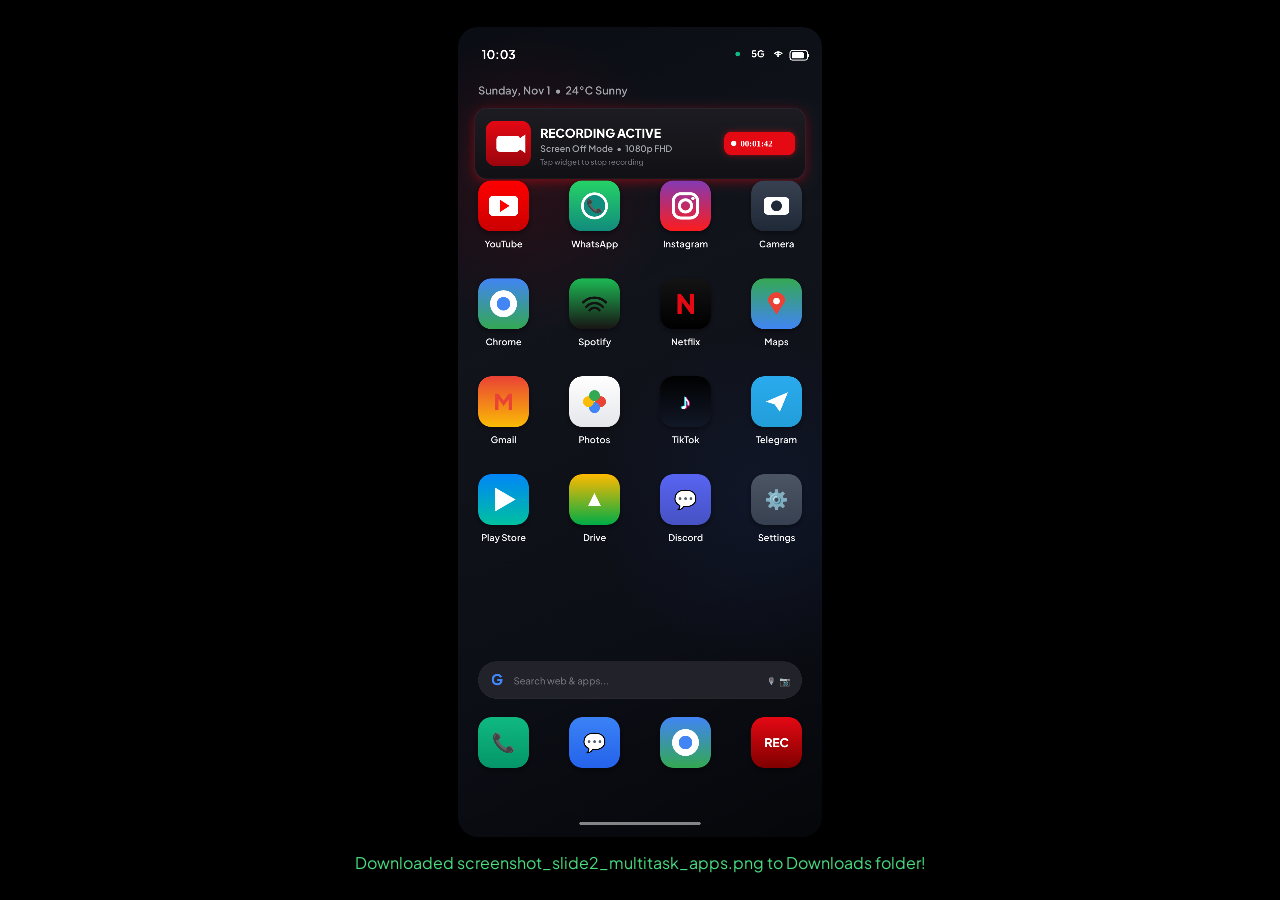
<file: mockup_assets/generate_home_widget_screen.html>
<!DOCTYPE html>
<html lang="en">
<head>
  <meta charset="UTF-8">
  <title>Generate Home Screen Widget Mockup</title>
  <link href="https://fonts.googleapis.com/css2?family=Plus+Jakarta+Sans:wght@500;600;700;800&family=JetBrains+Mono:wght@600;700&display=swap" rel="stylesheet">
  <style>
    body { background: #000; color: #fff; margin: 0; display: flex; flex-direction: column; align-items: center; justify-content: center; min-height: 100vh; font-family: 'Plus Jakarta Sans', sans-serif; }
    canvas { max-height: 90vh; width: auto; border-radius: 20px; box-shadow: 0 10px 40px rgba(0,0,0,0.8); }
    #status { margin-top: 15px; font-size: 16px; color: #4ade80; }
  </style>
</head>
<body>
  <canvas id="c" width="1080" height="2400"></canvas>
  <div id="status">Generating pixel-perfect 1080x2400 mockup...</div>

  <script>
    const canvas = document.getElementById('c');
    const ctx = canvas.getContext('2d');

    // Wait for fonts to load
    document.fonts.ready.then(() => {
      render();
    });

    function roundRect(ctx, x, y, w, h, r) {
      if (w < 2 * r) r = w / 2;
      if (h < 2 * r) r = h / 2;
      ctx.beginPath();
      ctx.moveTo(x + r, y);
      ctx.arcTo(x + w, y, x + w, y + h, r);
      ctx.arcTo(x + w, y + h, x, y + h, r);
      ctx.arcTo(x, y + h, x, y, r);
      ctx.arcTo(x, y, x + w, y, r);
      ctx.closePath();
    }

    function render() {
      // 1. Wallpaper (Sleek deep dark abstract mesh gradient)
      const bgGrad = ctx.createLinearGradient(0, 0, 1080, 2400);
      bgGrad.addColorStop(0, '#0a0d14');
      bgGrad.addColorStop(0.35, '#12141c');
      bgGrad.addColorStop(0.7, '#0d0f17');
      bgGrad.addColorStop(1, '#06070a');
      ctx.fillStyle = bgGrad;
      ctx.fillRect(0, 0, 1080, 2400);

      // Subtle background nebula glows
      const redGlow = ctx.createRadialGradient(200, 450, 20, 200, 450, 450);
      redGlow.addColorStop(0, 'rgba(229, 9, 20, 0.12)');
      redGlow.addColorStop(1, 'rgba(229, 9, 20, 0)');
      ctx.fillStyle = redGlow;
      ctx.fillRect(0, 0, 1080, 2400);

      const blueGlow = ctx.createRadialGradient(900, 1400, 20, 900, 1400, 500);
      blueGlow.addColorStop(0, 'rgba(37, 99, 235, 0.08)');
      blueGlow.addColorStop(1, 'rgba(37, 99, 235, 0)');
      ctx.fillStyle = blueGlow;
      ctx.fillRect(0, 0, 1080, 2400);

      // 2. Status Bar (Top)
      ctx.fillStyle = '#ffffff';
      ctx.font = '700 36px "Plus Jakarta Sans"';
      ctx.textAlign = 'left';
      ctx.fillText('10:03', 70, 95);

      // Status Bar Icons (Right: 5G, Wi-Fi, Battery, Camera privacy dot)
      // Privacy green camera indicator dot
      ctx.fillStyle = '#10b981';
      ctx.beginPath();
      ctx.arc(830, 80, 7, 0, Math.PI * 2);
      ctx.fill();

      ctx.fillStyle = '#ffffff';
      ctx.font = '700 28px "Plus Jakarta Sans"';
      ctx.textAlign = 'right';
      ctx.fillText('5G', 910, 90);

      // Wi-Fi arcs
      ctx.strokeStyle = '#ffffff';
      ctx.lineWidth = 4;
      ctx.beginPath();
      ctx.arc(950, 88, 14, Math.PI * 1.2, Math.PI * 1.8);
      ctx.stroke();
      ctx.beginPath();
      ctx.arc(950, 88, 8, Math.PI * 1.2, Math.PI * 1.8);
      ctx.stroke();
      ctx.fillStyle = '#ffffff';
      ctx.beginPath();
      ctx.arc(950, 86, 3, 0, Math.PI * 2);
      ctx.fill();

      // Battery Pill
      ctx.strokeStyle = '#ffffff';
      ctx.lineWidth = 3;
      roundRect(ctx, 985, 70, 52, 28, 7);
      ctx.stroke();
      ctx.fillStyle = '#ffffff';
      roundRect(ctx, 990, 75, 36, 18, 4);
      ctx.fill();
      roundRect(ctx, 1038, 79, 4, 10, 2);
      ctx.fill();

      // 3. DATE & WEATHER ROW (Above widget)
      ctx.textAlign = 'left';
      ctx.fillStyle = '#a1a1aa';
      ctx.font = '600 32px "Plus Jakarta Sans"';
      ctx.fillText('Sunday, Nov 1  •  24°C Sunny', 60, 200);

      // 4. LONG RECTANGULAR WIDGET (Wide Horizontal Card)
      const wX = 50;
      const wY = 240;
      const wW = 980;
      const wH = 210;

      // Outer Red Ambient Glow
      ctx.save();
      ctx.shadowColor = 'rgba(229, 9, 20, 0.45)';
      ctx.shadowBlur = 35;
      ctx.shadowOffsetY = 8;
      ctx.fillStyle = '#141418';
      roundRect(ctx, wX, wY, wW, wH, 36);
      ctx.fill();
      ctx.restore();

      // Card Border & Subtle Gradient Surface
      const cardGrad = ctx.createLinearGradient(wX, wY, wX, wY + wH);
      cardGrad.addColorStop(0, '#1c1c22');
      cardGrad.addColorStop(1, '#111115');
      ctx.fillStyle = cardGrad;
      roundRect(ctx, wX, wY, wW, wH, 36);
      ctx.fill();
      ctx.strokeStyle = '#2d2d38';
      ctx.lineWidth = 1.5;
      ctx.stroke();

      // Top Highlight Rim
      ctx.strokeStyle = 'rgba(255, 255, 255, 0.08)';
      ctx.lineWidth = 1;
      ctx.beginPath();
      ctx.moveTo(wX + 36, wY + 1);
      ctx.lineTo(wX + wW - 36, wY + 1);
      ctx.stroke();

      // Widget Content:
      // Left Record Icon Box
      const iconBoxX = wX + 32;
      const iconBoxY = wY + 38;
      const iconBoxSize = 134;

      const iconGrad = ctx.createLinearGradient(iconBoxX, iconBoxY, iconBoxX, iconBoxY + iconBoxSize);
      iconGrad.addColorStop(0, '#e50914');
      iconGrad.addColorStop(1, '#9b050d');
      ctx.fillStyle = iconGrad;
      roundRect(ctx, iconBoxX, iconBoxY, iconBoxSize, iconBoxSize, 28);
      ctx.fill();

      // Pulsing Camera Glyph inside
      ctx.fillStyle = '#ffffff';
      roundRect(ctx, iconBoxX + 32, iconBoxY + 44, 70, 48, 10);
      ctx.fill();
      ctx.beginPath();
      ctx.moveTo(iconBoxX + 98, iconBoxY + 54);
      ctx.lineTo(iconBoxX + 118, iconBoxY + 40);
      ctx.lineTo(iconBoxX + 118, iconBoxY + 96);
      ctx.lineTo(iconBoxX + 98, iconBoxY + 82);
      ctx.closePath();
      ctx.fill();

      // Central Title & Status
      const textX = iconBoxX + iconBoxSize + 28;
      ctx.fillStyle = '#ffffff';
      ctx.font = '800 36px "Plus Jakarta Sans"';
      ctx.textAlign = 'left';
      ctx.fillText('RECORDING ACTIVE', textX, wY + 88);

      ctx.fillStyle = '#a1a1aa';
      ctx.font = '600 26px "Plus Jakarta Sans"';
      ctx.fillText('Screen Off Mode  •  1080p FHD', textX, wY + 130);

      ctx.fillStyle = '#71717a';
      ctx.font = '500 22px "Plus Jakarta Sans"';
      ctx.fillText('Tap widget to stop recording', textX, wY + 168);

      // Right: Glowing "LIVE REC" Pill & Timer
      const badgeW = 210;
      const badgeH = 68;
      const badgeX = wX + wW - badgeW - 30;
      const badgeY = wY + 71;

      ctx.save();
      ctx.shadowColor = 'rgba(229, 9, 20, 0.6)';
      ctx.shadowBlur = 18;
      ctx.fillStyle = '#e50914';
      roundRect(ctx, badgeX, badgeY, badgeW, badgeH, 20);
      ctx.fill();
      ctx.restore();

      // Blinking red dot
      ctx.fillStyle = '#ffffff';
      ctx.beginPath();
      ctx.arc(badgeX + 28, badgeY + badgeH/2, 8, 0, Math.PI * 2);
      ctx.fill();

      ctx.fillStyle = '#ffffff';
      ctx.font = '800 26px "JetBrains Mono"';
      ctx.textAlign = 'left';
      ctx.fillText('00:01:42', badgeX + 48, badgeY + badgeH/2 + 9);

      // 5. APP GRID (Filled 4x4 Grid of Popular Apps)
      const apps = [
        // Row 1
        { name: 'YouTube', color1: '#FF0000', color2: '#CC0000', type: 'yt' },
        { name: 'WhatsApp', color1: '#25D366', color2: '#128C7E', type: 'wa' },
        { name: 'Instagram', color1: '#833AB4', color2: '#FD1D1D', type: 'ig' },
        { name: 'Camera', color1: '#374151', color2: '#1F2937', type: 'cam' },
        // Row 2
        { name: 'Chrome', color1: '#4285F4', color2: '#34A853', type: 'chrome' },
        { name: 'Spotify', color1: '#1DB954', color2: '#191414', type: 'spot' },
        { name: 'Netflix', color1: '#141414', color2: '#000000', type: 'nflx' },
        { name: 'Maps', color1: '#34A853', color2: '#4285F4', type: 'maps' },
        // Row 3
        { name: 'Gmail', color1: '#EA4335', color2: '#FBBC05', type: 'gmail' },
        { name: 'Photos', color1: '#FFFFFF', color2: '#E5E7EB', type: 'photos' },
        { name: 'TikTok', color1: '#010101', color2: '#111827', type: 'tiktok' },
        { name: 'Telegram', color1: '#2AABEE', color2: '#229ED9', type: 'tg' },
        // Row 4
        { name: 'Play Store', color1: '#0086F8', color2: '#00C1A0', type: 'play' },
        { name: 'Drive', color1: '#FFBA00', color2: '#00AC47', type: 'drive' },
        { name: 'Discord', color1: '#5865F2', color2: '#4752C4', type: 'discord' },
        { name: 'Settings', color1: '#4B5563', color2: '#374151', type: 'settings' }
      ];

      const startY = 530;
      const rowGap = 290;
      const colWidth = 1080 / 4;
      const iconSize = 150;

      apps.forEach((app, index) => {
        const col = index % 4;
        const row = Math.floor(index / 4);
        const cx = col * colWidth + colWidth / 2;
        const cy = startY + row * rowGap;

        // App Icon Box
        const ix = cx - iconSize / 2;
        const iy = cy - iconSize / 2;

        ctx.save();
        ctx.shadowColor = 'rgba(0, 0, 0, 0.45)';
        ctx.shadowBlur = 18;
        ctx.shadowOffsetY = 6;

        const iGrad = ctx.createLinearGradient(ix, iy, ix, iy + iconSize);
        iGrad.addColorStop(0, app.color1);
        iGrad.addColorStop(1, app.color2);
        ctx.fillStyle = iGrad;
        roundRect(ctx, ix, iy, iconSize, iconSize, 38);
        ctx.fill();
        ctx.restore();

        // Icon Artwork Details
        drawAppIconSymbol(ctx, cx, cy, app.type);

        // App Label
        ctx.fillStyle = '#f4f4f5';
        ctx.font = '600 27px "Plus Jakarta Sans"';
        ctx.textAlign = 'center';
        ctx.fillText(app.name, cx, iy + iconSize + 48);
      });

      // 6. GOOGLE SEARCH BAR (Above Dock)
      const sY = 1880;
      const sW = 960;
      const sH = 110;
      const sX = (1080 - sW) / 2;

      ctx.fillStyle = 'rgba(38, 38, 46, 0.85)';
      roundRect(ctx, sX, sY, sW, sH, 55);
      ctx.fill();
      ctx.strokeStyle = 'rgba(255, 255, 255, 0.08)';
      ctx.lineWidth = 1;
      ctx.stroke();

      // "G" Logo
      ctx.fillStyle = '#4285F4';
      ctx.font = '800 44px "Plus Jakarta Sans"';
      ctx.textAlign = 'left';
      ctx.fillText('G', sX + 38, sY + 70);

      // Search hint text
      ctx.fillStyle = '#71717a';
      ctx.font = '500 28px "Plus Jakarta Sans"';
      ctx.fillText('Search web & apps...', sX + 105, sY + 68);

      // Mic & Lens icons on right
      ctx.fillStyle = '#a1a1aa';
      ctx.font = '600 26px "Plus Jakarta Sans"';
      ctx.textAlign = 'right';
      ctx.fillText('🎙  📷', sX + sW - 35, sY + 68);

      // 7. BOTTOM DOCK (4 Primary Apps)
      const dockY = 2050;
      const dockApps = [
        { name: 'Phone', color1: '#10B981', color2: '#059669', type: 'phone' },
        { name: 'Messages', color1: '#3B82F6', color2: '#2563EB', type: 'msg' },
        { name: 'Chrome', color1: '#4285F4', color2: '#34A853', type: 'chrome' },
        { name: 'BSR Pro', color1: '#e50914', color2: '#800000', type: 'bsr' }
      ];

      dockApps.forEach((app, i) => {
        const cx = i * colWidth + colWidth / 2;
        const cy = dockY + 70;
        const ix = cx - iconSize / 2;
        const iy = cy - iconSize / 2;

        ctx.save();
        ctx.shadowColor = 'rgba(0, 0, 0, 0.5)';
        ctx.shadowBlur = 20;
        ctx.shadowOffsetY = 6;
        const dGrad = ctx.createLinearGradient(ix, iy, ix, iy + iconSize);
        dGrad.addColorStop(0, app.color1);
        dGrad.addColorStop(1, app.color2);
        ctx.fillStyle = dGrad;
        roundRect(ctx, ix, iy, iconSize, iconSize, 38);
        ctx.fill();
        ctx.restore();

        drawAppIconSymbol(ctx, cx, cy, app.type);
      });

      // Bottom Gesture Bar
      ctx.fillStyle = 'rgba(255, 255, 255, 0.5)';
      roundRect(ctx, 360, 2355, 360, 10, 5);
      ctx.fill();

      // Trigger automatic high-res download
      downloadImage();
    }

    function drawAppIconSymbol(ctx, cx, cy, type) {
      ctx.fillStyle = '#ffffff';
      if (type === 'yt') {
        roundRect(ctx, cx - 44, cy - 30, 88, 60, 14);
        ctx.fill();
        ctx.fillStyle = '#FF0000';
        ctx.beginPath();
        ctx.moveTo(cx - 10, cy - 18);
        ctx.lineTo(cx + 18, cy);
        ctx.lineTo(cx - 10, cy + 18);
        ctx.closePath();
        ctx.fill();
      } else if (type === 'wa') {
        ctx.beginPath();
        ctx.arc(cx, cy, 40, 0, Math.PI * 2);
        ctx.fill();
        ctx.fillStyle = '#128C7E';
        ctx.beginPath();
        ctx.arc(cx, cy, 32, 0, Math.PI * 2);
        ctx.fill();
        ctx.fillStyle = '#ffffff';
        ctx.font = '700 40px "Plus Jakarta Sans"';
        ctx.textAlign = 'center';
        ctx.fillText('📞', cx, cy + 14);
      } else if (type === 'ig') {
        ctx.strokeStyle = '#ffffff';
        ctx.lineWidth = 9;
        roundRect(ctx, cx - 36, cy - 36, 72, 72, 22);
        ctx.stroke();
        ctx.beginPath();
        ctx.arc(cx, cy, 18, 0, Math.PI * 2);
        ctx.stroke();
        ctx.fillStyle = '#ffffff';
        ctx.beginPath();
        ctx.arc(cx + 22, cy - 22, 5, 0, Math.PI * 2);
        ctx.fill();
      } else if (type === 'cam') {
        roundRect(ctx, cx - 38, cy - 26, 76, 52, 12);
        ctx.fill();
        ctx.fillStyle = '#1F2937';
        ctx.beginPath();
        ctx.arc(cx, cy, 16, 0, Math.PI * 2);
        ctx.fill();
      } else if (type === 'chrome') {
        ctx.beginPath();
        ctx.arc(cx, cy, 40, 0, Math.PI * 2);
        ctx.fill();
        ctx.fillStyle = '#4285F4';
        ctx.beginPath();
        ctx.arc(cx, cy, 20, 0, Math.PI * 2);
        ctx.fill();
      } else if (type === 'spot') {
        ctx.strokeStyle = '#121212';
        ctx.lineWidth = 7;
        ctx.lineCap = 'round';
        ctx.beginPath();
        ctx.arc(cx, cy + 30, 48, Math.PI * 1.25, Math.PI * 1.75);
        ctx.stroke();
        ctx.beginPath();
        ctx.arc(cx, cy + 30, 32, Math.PI * 1.22, Math.PI * 1.78);
        ctx.stroke();
        ctx.beginPath();
        ctx.arc(cx, cy + 30, 18, Math.PI * 1.2, Math.PI * 1.8);
        ctx.stroke();
      } else if (type === 'nflx') {
        ctx.fillStyle = '#E50914';
        ctx.font = '900 80px "Plus Jakarta Sans"';
        ctx.textAlign = 'center';
        ctx.fillText('N', cx, cy + 30);
      } else if (type === 'maps') {
        ctx.fillStyle = '#EA4335';
        ctx.beginPath();
        ctx.arc(cx, cy - 8, 26, Math.PI, 0);
        ctx.lineTo(cx, cy + 32);
        ctx.closePath();
        ctx.fill();
        ctx.fillStyle = '#ffffff';
        ctx.beginPath();
        ctx.arc(cx, cy - 8, 10, 0, Math.PI * 2);
        ctx.fill();
      } else if (type === 'gmail') {
        ctx.fillStyle = '#EA4335';
        ctx.font = '900 64px "Plus Jakarta Sans"';
        ctx.textAlign = 'center';
        ctx.fillText('M', cx, cy + 24);
      } else if (type === 'photos') {
        const colors = ['#EA4335', '#4285F4', '#FBBC05', '#34A853'];
        for (let i = 0; i < 4; i++) {
          ctx.fillStyle = colors[i];
          ctx.beginPath();
          ctx.arc(cx + Math.cos(i * Math.PI/2) * 18, cy + Math.sin(i * Math.PI/2) * 18, 16, 0, Math.PI * 2);
          ctx.fill();
        }
      } else if (type === 'tiktok') {
        ctx.fillStyle = '#00f2fe';
        ctx.font = '900 66px "Plus Jakarta Sans"';
        ctx.textAlign = 'center';
        ctx.fillText('♪', cx - 3, cy + 22);
        ctx.fillStyle = '#fe0979';
        ctx.fillText('♪', cx + 3, cy + 24);
        ctx.fillStyle = '#ffffff';
        ctx.fillText('♪', cx, cy + 23);
      } else if (type === 'tg') {
        ctx.beginPath();
        ctx.moveTo(cx - 32, cy);
        ctx.lineTo(cx + 34, cy - 28);
        ctx.lineTo(cx + 10, cy + 30);
        ctx.lineTo(cx - 6, cy + 8);
        ctx.closePath();
        ctx.fill();
      } else if (type === 'play') {
        ctx.beginPath();
        ctx.moveTo(cx - 26, cy - 36);
        ctx.lineTo(cx + 36, cy);
        ctx.lineTo(cx - 26, cy + 36);
        ctx.closePath();
        ctx.fill();
      } else if (type === 'drive') {
        ctx.font = '800 52px "Plus Jakarta Sans"';
        ctx.textAlign = 'center';
        ctx.fillText('▲', cx, cy + 20);
      } else if (type === 'discord') {
        ctx.font = '700 56px "Plus Jakarta Sans"';
        ctx.textAlign = 'center';
        ctx.fillText('💬', cx, cy + 20);
      } else if (type === 'settings') {
        ctx.font = '700 56px "Plus Jakarta Sans"';
        ctx.textAlign = 'center';
        ctx.fillText('⚙️', cx, cy + 20);
      } else if (type === 'phone') {
        ctx.font = '700 56px "Plus Jakarta Sans"';
        ctx.textAlign = 'center';
        ctx.fillText('📞', cx, cy + 20);
      } else if (type === 'msg') {
        ctx.font = '700 56px "Plus Jakarta Sans"';
        ctx.textAlign = 'center';
        ctx.fillText('💬', cx, cy + 20);
      } else if (type === 'bsr') {
        ctx.font = '800 36px "Plus Jakarta Sans"';
        ctx.textAlign = 'center';
        ctx.fillText('REC', cx, cy + 14);
      }
    }

    function downloadImage() {
      const link = document.createElement('a');
      link.download = 'screenshot_slide2_multitask_apps.png';
      link.href = canvas.toDataURL('image/png');
      document.body.appendChild(link);
      link.click();
      document.body.removeChild(link);
      document.getElementById('status').innerText = 'Downloaded screenshot_slide2_multitask_apps.png to Downloads folder!';
    }
  </script>
</body>
</html>
</file>
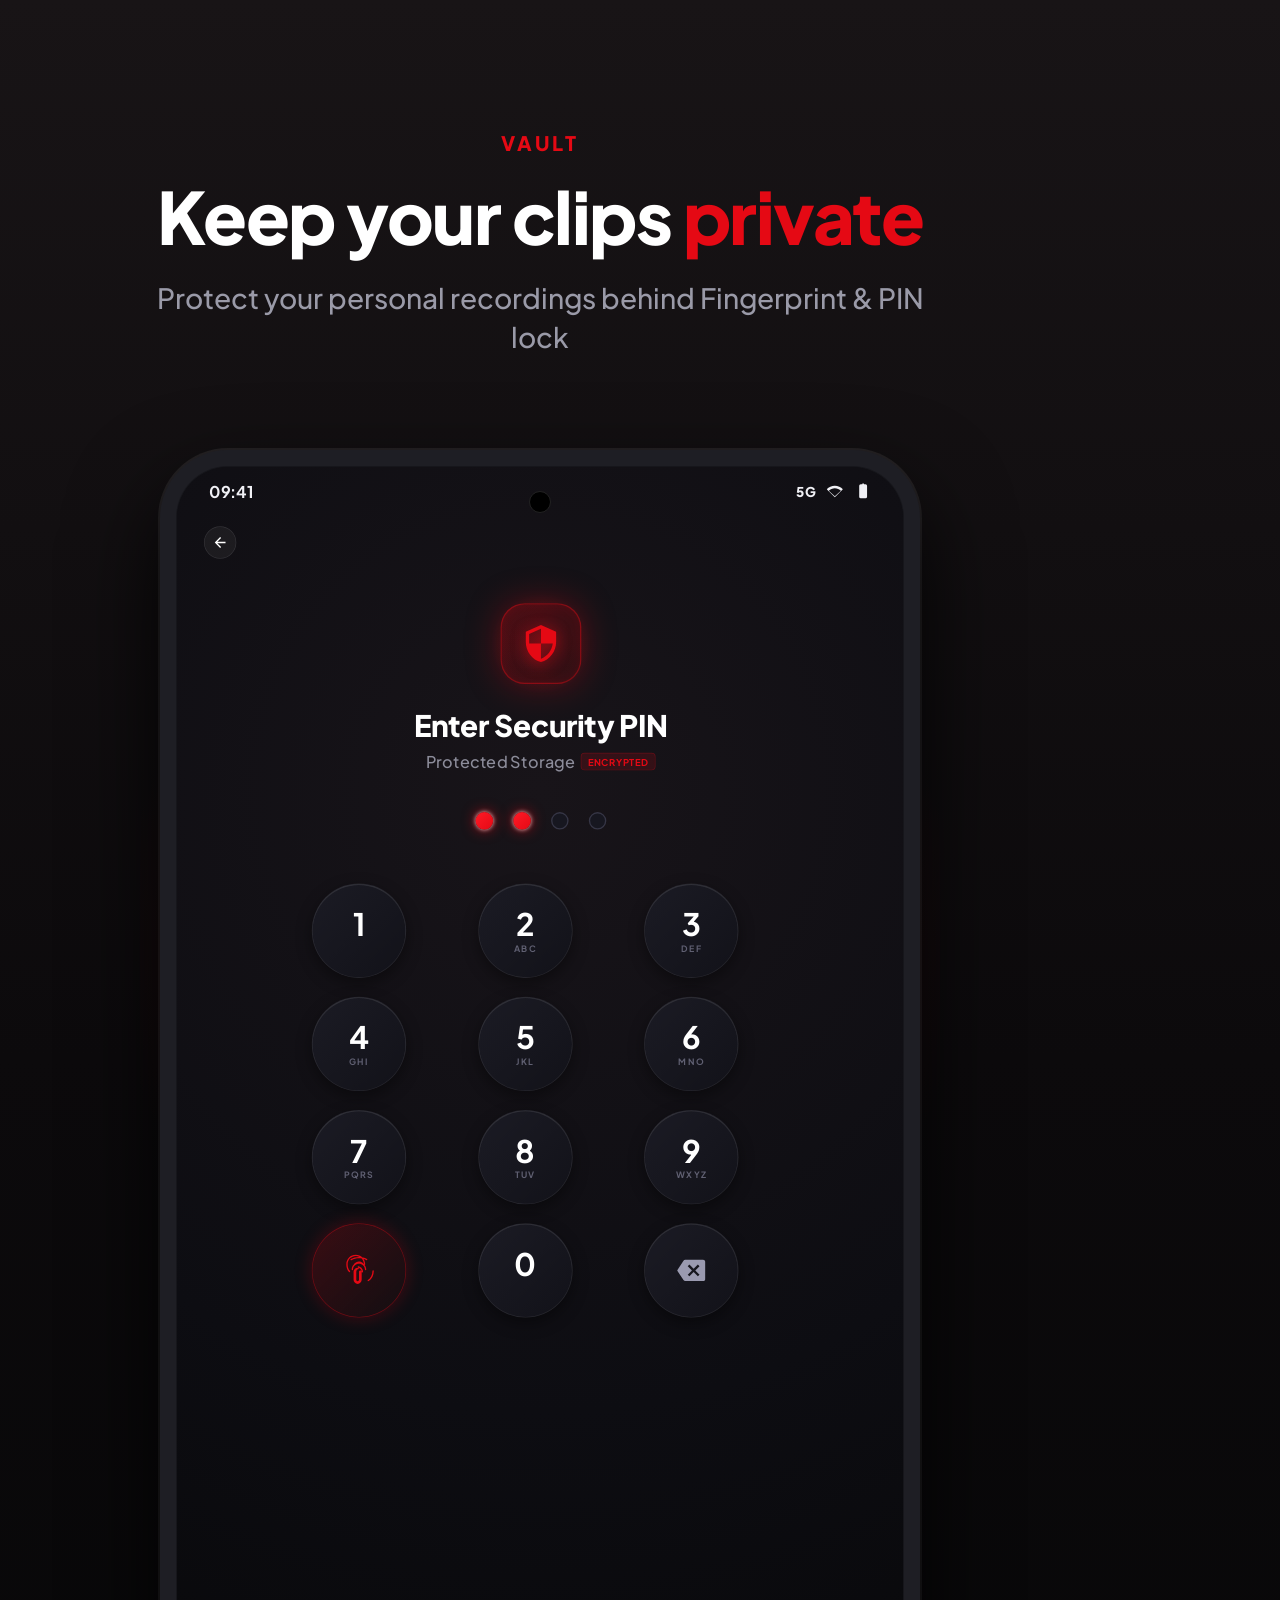
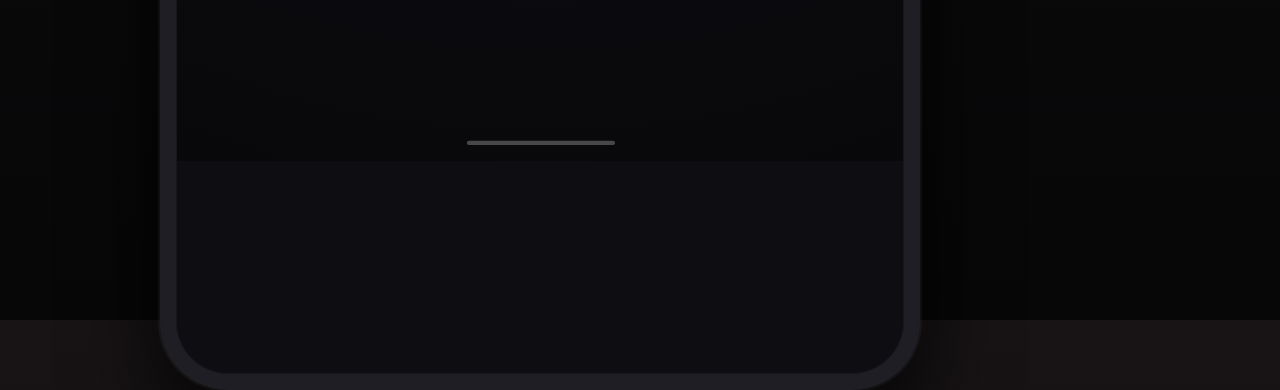
<file: mockup_assets/slide4_mockup_slide.html>
<!DOCTYPE html>
<html lang="en">
<head>
  <meta charset="UTF-8">
  <meta name="viewport" content="width=1080, height=1920, initial-scale=1.0">
  <link rel="preconnect" href="https://fonts.googleapis.com">
  <link rel="preconnect" href="https://fonts.gstatic.com" crossorigin>
  <link href="https://fonts.googleapis.com/css2?family=Plus+Jakarta+Sans:wght@500;600;700;800&family=JetBrains+Mono:wght@600&display=swap" rel="stylesheet">
  <style>
    * { box-sizing: border-box; margin: 0; padding: 0; }
    body {
      width: 1080px;
      height: 1920px;
      overflow: hidden;
      background: linear-gradient(180deg, #181416 0%, #0c0a0c 55%, #070708 100%);
      font-family: 'Plus Jakarta Sans', -apple-system, sans-serif;
      color: #ffffff;
      display: flex;
      flex-direction: column;
      align-items: center;
      position: relative;
    }

    /* AMBIENT RED GLOW BEHIND PHONE */
    .ambient-glow {
      position: absolute;
      width: 800px;
      height: 800px;
      top: 550px;
      left: 50%;
      transform: translateX(-50%);
      background: radial-gradient(circle, rgba(229, 9, 20, 0.28) 0%, rgba(229, 9, 20, 0.08) 55%, transparent 75%);
      z-index: 1;
      pointer-events: none;
    }

    /* TOP TEXT SECTION */
    .header-section {
      width: 100%;
      text-align: center;
      padding-top: 130px;
      z-index: 10;
    }

    .tag-badge {
      display: inline-block;
      color: #e50914;
      font-size: 20px;
      font-weight: 800;
      letter-spacing: 3px;
      text-transform: uppercase;
      margin-bottom: 20px;
    }

    .main-headline {
      font-size: 72px;
      font-weight: 800;
      letter-spacing: -1.5px;
      color: #ffffff;
      line-height: 1.15;
      margin-bottom: 20px;
    }
    .highlight-red {
      color: #e50914;
    }

    .sub-headline {
      font-size: 28px;
      font-weight: 500;
      color: #9a9aa8;
      max-width: 820px;
      margin: 0 auto;
      line-height: 1.4;
    }

    /* PHONE FRAME */
    .phone-wrapper {
      position: absolute;
      top: 450px;
      left: 50%;
      transform: translateX(-50%);
      width: 760px;
      height: 1540px;
      background: #1e1e24;
      border-radius: 68px;
      padding: 16px;
      box-shadow: 0 40px 90px rgba(0, 0, 0, 0.85), 0 0 0 2px rgba(255, 255, 255, 0.08);
      z-index: 5;
    }

    .phone-inner-screen {
      width: 100%;
      height: 100%;
      border-radius: 52px;
      overflow: hidden;
      position: relative;
      background: #0d0d12;
      border: 1px solid rgba(255, 255, 255, 0.04);
    }

    /* CAMERA PUNCH HOLE */
    .punch-hole {
      position: absolute;
      top: 24px;
      left: 50%;
      transform: translateX(-50%);
      width: 22px;
      height: 22px;
      background: #000;
      border-radius: 50%;
      border: 1.5px solid #222;
      z-index: 30;
    }

    /* EMBEDDED IFRAME CONTENT */
    iframe {
      width: 1080px;
      height: 1920px;
      transform-origin: top left;
      transform: scale(0.674);
      border: none;
      pointer-events: none;
    }
  </style>
</head>
<body>
  <div class="ambient-glow"></div>

  <div class="header-section">
    <div class="tag-badge">VAULT</div>
    <div class="main-headline">Keep your clips <span class="highlight-red">private</span></div>
    <div class="sub-headline">Protect your personal recordings behind Fingerprint & PIN lock</div>
  </div>

  <div class="phone-wrapper">
    <div class="phone-inner-screen">
      <div class="punch-hole"></div>
      <iframe src="slide4_raw_screen.html"></iframe>
    </div>
  </div>
</body>
</html>
</file>
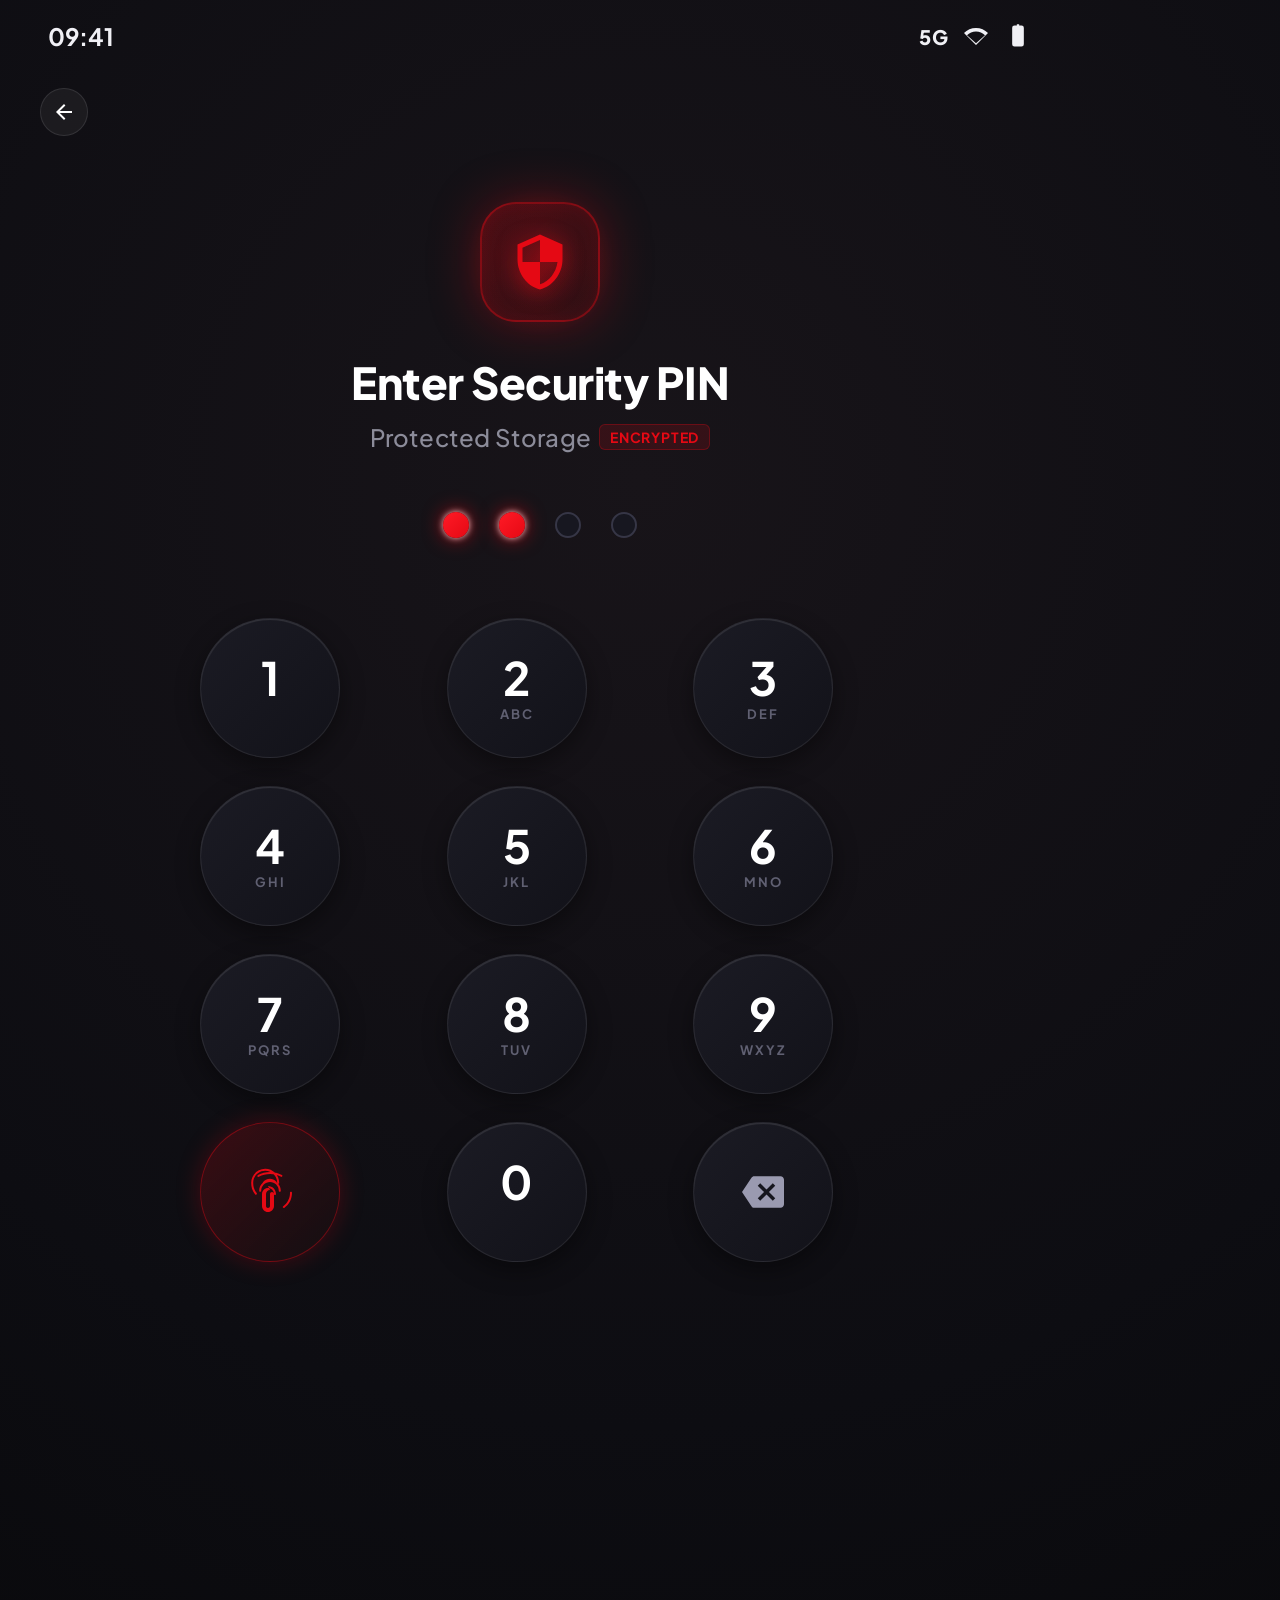
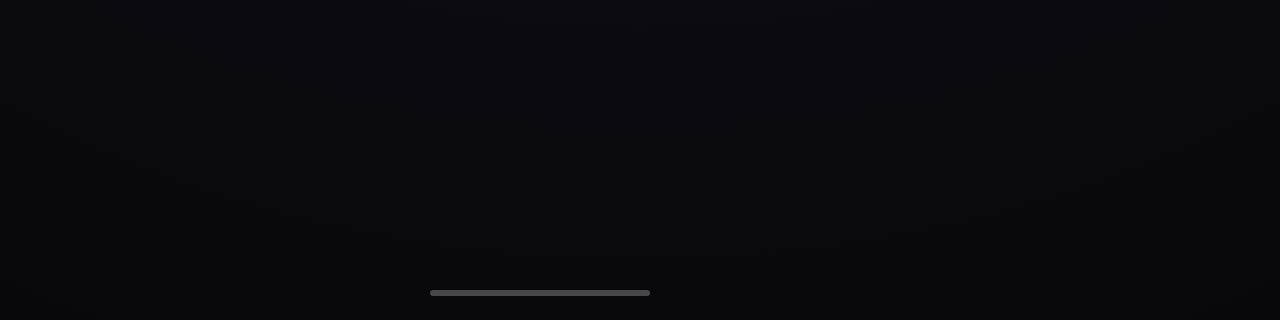
<file: mockup_assets/slide4_raw_screen.html>
<!DOCTYPE html>
<html lang="en">
<head>
  <meta charset="UTF-8">
  <meta name="viewport" content="width=1080, height=1920, initial-scale=1.0">
  <link rel="preconnect" href="https://fonts.googleapis.com">
  <link rel="preconnect" href="https://fonts.gstatic.com" crossorigin>
  <link href="https://fonts.googleapis.com/css2?family=Plus+Jakarta+Sans:wght@400;500;600;700;800&family=JetBrains+Mono:wght@600&display=swap" rel="stylesheet">
  <style>
    * { box-sizing: border-box; margin: 0; padding: 0; user-select: none; }
    body {
      width: 1080px;
      height: 1920px;
      overflow: hidden;
      background: radial-gradient(circle at 50% 25%, #181419 0%, #0d0d12 60%, #08080a 100%);
      font-family: 'Plus Jakarta Sans', -apple-system, sans-serif;
      color: #ffffff;
      display: flex;
      flex-direction: column;
      align-items: center;
      position: relative;
    }

    /* STATUS BAR */
    .status-bar {
      width: 100%;
      height: 72px;
      padding: 0 48px;
      display: flex;
      align-items: center;
      justify-content: space-between;
      font-size: 24px;
      font-weight: 700;
      color: #f0f0f5;
      z-index: 20;
    }
    .status-icons {
      display: flex;
      align-items: center;
      gap: 16px;
    }
    .status-icons svg {
      fill: #f0f0f5;
    }

    /* TOP BAR WITH BACK BUTTON */
    .top-bar {
      width: 100%;
      height: 80px;
      padding: 0 40px;
      display: flex;
      align-items: center;
      position: relative;
    }
    .btn-back {
      width: 48px;
      height: 48px;
      display: flex;
      align-items: center;
      justify-content: center;
      border-radius: 50%;
      background: rgba(255, 255, 255, 0.05);
      border: 1px solid rgba(255, 255, 255, 0.1);
    }
    .btn-back svg {
      width: 24px;
      height: 24px;
      fill: #ffffff;
    }

    /* VAULT BADGE & HEADER */
    .vault-hero {
      display: flex;
      flex-direction: column;
      align-items: center;
      margin-top: 50px;
    }

    .shield-icon-wrap {
      width: 120px;
      height: 120px;
      border-radius: 36px;
      background: linear-gradient(135deg, rgba(229, 9, 20, 0.22) 0%, rgba(139, 0, 0, 0.1) 100%);
      border: 2px solid rgba(229, 9, 20, 0.45);
      display: flex;
      align-items: center;
      justify-content: center;
      box-shadow: 0 0 50px rgba(229, 9, 20, 0.35), inset 0 0 20px rgba(229, 9, 20, 0.2);
      margin-bottom: 32px;
      position: relative;
    }
    .shield-icon-wrap::after {
      content: '';
      position: absolute;
      width: 150px;
      height: 150px;
      border-radius: 50%;
      background: radial-gradient(circle, rgba(229, 9, 20, 0.2) 0%, transparent 70%);
      z-index: -1;
    }
    .shield-svg {
      width: 60px;
      height: 60px;
      fill: #e50914;
      filter: drop-shadow(0 4px 10px rgba(229, 9, 20, 0.5));
    }

    .vault-title {
      font-size: 44px;
      font-weight: 800;
      letter-spacing: -0.5px;
      color: #ffffff;
      margin-bottom: 12px;
      text-align: center;
    }

    .vault-subtitle {
      font-size: 24px;
      font-weight: 500;
      color: #8c8c9a;
      letter-spacing: 0.2px;
      display: flex;
      align-items: center;
      gap: 8px;
    }
    .vault-tag {
      background: rgba(229, 9, 20, 0.15);
      color: #e50914;
      font-size: 14px;
      font-weight: 700;
      padding: 3px 10px;
      border-radius: 6px;
      letter-spacing: 0.8px;
      border: 1px solid rgba(229, 9, 20, 0.3);
    }

    /* PIN DOTS */
    .pin-dots-container {
      display: flex;
      gap: 30px;
      margin-top: 60px;
      margin-bottom: 80px;
    }
    .pin-dot {
      width: 26px;
      height: 26px;
      border-radius: 50%;
      transition: all 0.2s ease;
    }
    .pin-dot.filled {
      background: linear-gradient(135deg, #ff1a26, #e50914);
      box-shadow: 0 0 20px rgba(229, 9, 20, 0.8), 0 0 6px #fff;
    }
    .pin-dot.empty {
      background: #171720;
      border: 2px solid #363646;
    }

    /* 3x4 KEYPAD */
    .keypad-grid {
      display: grid;
      grid-template-columns: repeat(3, 1fr);
      gap: 28px 60px;
      width: 680px;
    }

    .key-btn {
      width: 140px;
      height: 140px;
      border-radius: 50%;
      background: linear-gradient(135deg, #1b1b24 0%, #121219 100%);
      border: 1.5px solid rgba(255, 255, 255, 0.08);
      display: flex;
      flex-direction: column;
      align-items: center;
      justify-content: center;
      box-shadow: 0 8px 24px rgba(0, 0, 0, 0.4), inset 0 1px 1px rgba(255, 255, 255, 0.12);
    }
    .key-num {
      font-size: 46px;
      font-weight: 700;
      color: #ffffff;
      line-height: 1;
    }
    .key-sub {
      font-size: 13px;
      font-weight: 700;
      letter-spacing: 2px;
      color: #606072;
      margin-top: 6px;
    }

    /* ACTION KEYS (BIOMETRIC & BACKSPACE) */
    .key-btn.biometric {
      background: linear-gradient(135deg, rgba(229, 9, 20, 0.2) 0%, rgba(20, 15, 18, 0.8) 100%);
      border: 1.5px solid rgba(229, 9, 20, 0.4);
      box-shadow: 0 0 25px rgba(229, 9, 20, 0.25);
    }
    .key-btn.biometric svg {
      width: 48px;
      height: 48px;
      fill: #e50914;
    }

    .key-btn.backspace svg {
      width: 42px;
      height: 42px;
      fill: #9a9ab0;
    }

    /* BOTTOM HOME INDICATOR */
    .home-bar {
      position: absolute;
      bottom: 24px;
      width: 220px;
      height: 6px;
      background: rgba(255, 255, 255, 0.25);
      border-radius: 3px;
    }
  </style>
</head>
<body>

  <!-- STATUS BAR -->
  <div class="status-bar">
    <div>09:41</div>
    <div class="status-icons">
      <!-- 5G -->
      <span style="font-size:20px; font-weight:800; letter-spacing:0.5px;">5G</span>
      <!-- WIFI -->
      <svg width="24" height="24" viewBox="0 0 24 24"><path d="M12 4C7.31 4 3.07 5.9 0 8.98L12 21 24 8.98C20.93 5.9 16.69 4 12 4zm0 3.5c3.5 0 6.67 1.39 9 3.66L12 19.34 3 11.16C5.33 8.89 8.5 7.5 12 7.5z"/></svg>
      <!-- BATTERY -->
      <svg width="28" height="28" viewBox="0 0 24 24"><path d="M17 5v14a2 2 0 0 1-2 2H9a2 2 0 0 1-2-2V5a2 2 0 0 1 2-2h6a2 2 0 0 1 2 2zm-4-3h-2v1h2V2z"/></svg>
    </div>
  </div>

  <!-- TOP BAR -->
  <div class="top-bar">
    <div class="btn-back">
      <svg viewBox="0 0 24 24"><path d="M20 11H7.83l5.59-5.59L12 4l-8 8 8 8 1.41-1.41L7.83 13H20v-2z"/></svg>
    </div>
  </div>

  <!-- HERO SECTION -->
  <div class="vault-hero">
    <div class="shield-icon-wrap">
      <svg class="shield-svg" viewBox="0 0 24 24">
        <path d="M12 1L3 5v6c0 5.55 3.84 10.74 9 12 5.16-1.26 9-6.45 9-12V5l-9-4zm0 10.99h7c-.53 4.12-3.28 7.79-7 8.94V12H5V6.3l7-3.11v8.8z"/>
      </svg>
    </div>
    <div class="vault-title">Enter Security PIN</div>
    <div class="vault-subtitle">
      Protected Storage <span class="vault-tag">ENCRYPTED</span>
    </div>
  </div>

  <!-- 4 PIN DOTS (2 FILLED, 2 EMPTY) -->
  <div class="pin-dots-container">
    <div class="pin-dot filled"></div>
    <div class="pin-dot filled"></div>
    <div class="pin-dot empty"></div>
    <div class="pin-dot empty"></div>
  </div>

  <!-- 3x4 KEYPAD -->
  <div class="keypad-grid">
    <div class="key-btn"><span class="key-num">1</span><span class="key-sub">&nbsp;</span></div>
    <div class="key-btn"><span class="key-num">2</span><span class="key-sub">ABC</span></div>
    <div class="key-btn"><span class="key-num">3</span><span class="key-sub">DEF</span></div>

    <div class="key-btn"><span class="key-num">4</span><span class="key-sub">GHI</span></div>
    <div class="key-btn"><span class="key-num">5</span><span class="key-sub">JKL</span></div>
    <div class="key-btn"><span class="key-num">6</span><span class="key-sub">MNO</span></div>

    <div class="key-btn"><span class="key-num">7</span><span class="key-sub">PQRS</span></div>
    <div class="key-btn"><span class="key-num">8</span><span class="key-sub">TUV</span></div>
    <div class="key-btn"><span class="key-num">9</span><span class="key-sub">WXYZ</span></div>

    <div class="key-btn biometric">
      <!-- FINGERPRINT SVG -->
      <svg viewBox="0 0 24 24">
        <path d="M17.81 4.47c-.08 0-.16-.02-.23-.06C15.66 3.42 14 3 12.01 3c-1.98 0-3.86.47-5.57 1.41-.24.13-.54.04-.68-.2-.13-.24-.04-.55.2-.68C7.82 2.52 9.86 2 12.01 2c2.13 0 3.99.47 5.92 1.5.24.13.33.43.2.67-.08.19-.21.3-.32.3zm-3.08 3.08c-.13 0-.27-.05-.37-.15-.71-.71-1.42-1.07-2.36-1.07-1.12 0-2.07.47-2.73 1.37-.16.22-.47.27-.69.11-.22-.16-.27-.47-.11-.69.83-1.13 2.05-1.79 3.53-1.79 1.18 0 2.15.45 3.1 1.4.2.2.2.51 0 .71-.1.11-.24.17-.37.17zM12 7c-2.43 0-4.4 1.97-4.4 4.4 0 .28-.22.5-.5.5s-.5-.22-.5-.5c0-2.98 2.42-5.4 5.4-5.4s5.4 2.42 5.4 5.4c0 .28-.22.5-.5.5s-.5-.22-.5-.5C16.4 8.97 14.43 7 12 7zm0 4c-1.1 0-2 .9-2 2v6c0 .55.45 1 1 1s1-.45 1-1v-6c0-.55.45-1 1-1s1 .45 1 1v6c0 1.65-1.35 3-3 3s-3-1.35-3-3v-6c0-1.65 1.35-3 3-3s3 1.35 3 3c0 .28.22.5.5.5s.5-.22.5-.5c0-2.21-1.79-4-4-4zm-7.01 2.37c-.15 0-.29-.06-.4-.18-1.57-1.74-1.99-3.78-1.99-5.79 0-3.86 3.14-7 7-7s7 3.14 7 7c0 .28-.22.5-.5.5s-.5-.22-.5-.5c0-3.31-2.69-6-6-6s-6 2.69-6 6c0 1.76.37 3.55 1.75 5.09.18.21.16.52-.05.7-.1.08-.21.12-.31.12zm13.9 6.64c-.16 0-.32-.08-.41-.23-.15-.23-.08-.54.15-.69 2.02-1.35 3.37-3.78 3.37-6.69 0-.28.22-.5.5-.5s.5.22.5.5c0 3.23-1.5 5.92-3.74 7.42-.11.08-.24.12-.37.12z"/>
      </svg>
    </div>

    <div class="key-btn"><span class="key-num">0</span><span class="key-sub">&nbsp;</span></div>

    <div class="key-btn backspace">
      <!-- BACKSPACE DELETE SVG -->
      <svg viewBox="0 0 24 24">
        <path d="M22 3H7c-.69 0-1.23.35-1.59.88L0 12l5.41 8.11c.36.53.9.89 1.59.89h15c1.1 0 2-.9 2-2V5c0-1.1-.9-2-2-2zm-3 12.59L17.59 17 14 13.41 10.41 17 9 15.59 12.59 12 9 8.41 10.41 7 14 10.59 17.59 7 19 8.41 15.41 12 19 15.59z"/>
      </svg>
    </div>
  </div>

  <div class="home-bar"></div>
</body>
</html>
</file>
